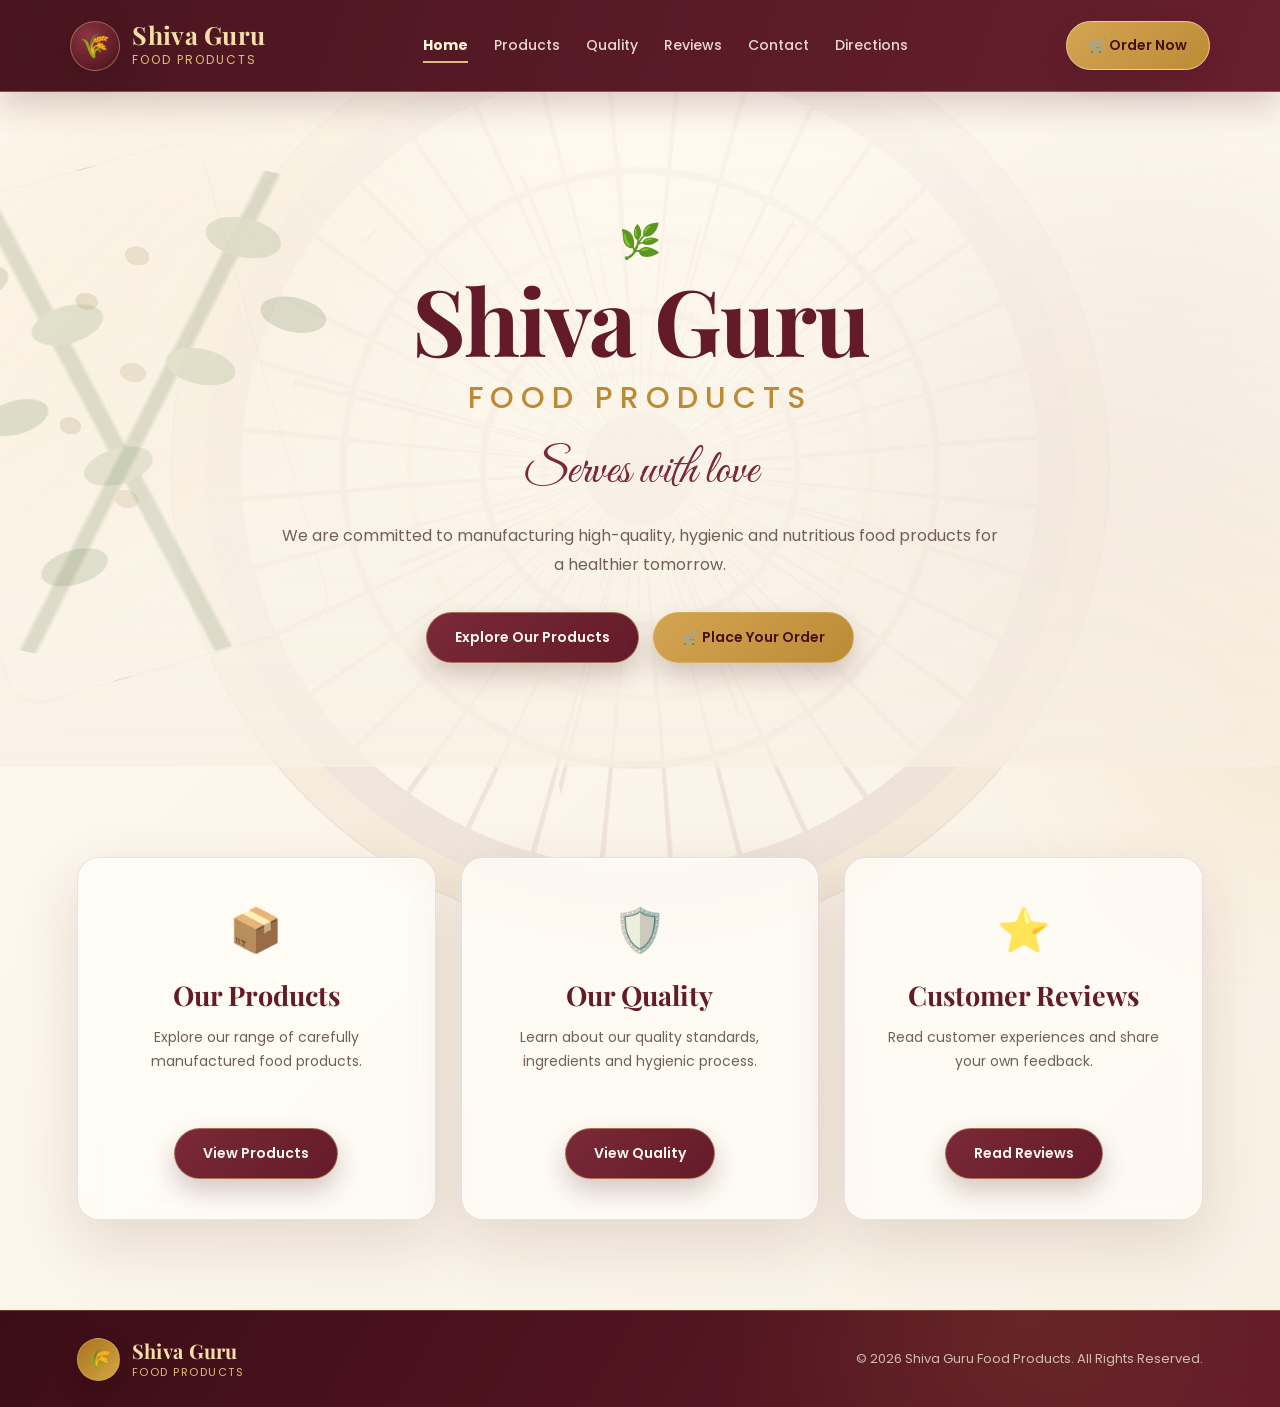
<file: index.html>
<!DOCTYPE html>
<html lang="en">
<head>
  <meta charset="UTF-8">
  <meta name="viewport" content="width=device-width, initial-scale=1.0">

  <title>Shiva Guru Food Products</title>

  <link
    href="https://fonts.googleapis.com/css2?family=Playfair+Display:wght@600;700;800&family=Poppins:wght@300;400;500;600;700&family=Great+Vibes&display=swap"
    rel="stylesheet"
  >

  <link rel="stylesheet" href="style.css">
</head>

<body>

  <!-- Decorative premium background -->
  <div class="mandala-background" aria-hidden="true">
    <div class="mandala-ring mandala-ring-one"></div>
    <div class="mandala-ring mandala-ring-two"></div>
    <div class="mandala-ring mandala-ring-three"></div>
  </div>
  <div class="golden-glow golden-glow-left" aria-hidden="true"></div>
  <div class="golden-glow golden-glow-right" aria-hidden="true"></div>

  <div class="bg-line factory"></div>
  <div class="bg-line jar"></div>
  <div class="bg-line wheat"></div>

  <header class="navbar">
    <a href="index.html" class="brand">
      <div class="logo">🌾</div>

      <div>
        <h2>Shiva Guru</h2>
        <p>Food Products</p>
      </div>
    </a>

    <nav>
      <a href="index.html" class="active">Home</a>
      <a href="products.html">Products</a>
      <a href="quality.html">Quality</a>
      <a href="reviews.html">Reviews</a>
      <a href="contact.html">Contact</a>
      <a href="directions.html">Directions</a>
    </nav>

    <a href="products.html#order" class="nav-btn">
      🛒 Order Now
    </a>
  </header>

  <main>
    <section class="hero">
      <div class="hero-content">
        <div class="small-icon">🌿</div>

        <h1>Shiva Guru</h1>
        <h3>Food Products</h3>

        <p class="slogan">Serves with love</p>

        <p class="hero-text">
          We are committed to manufacturing high-quality, hygienic and
          nutritious food products for a healthier tomorrow.
        </p>

        <div class="hero-buttons">
          <a href="products.html" class="main-btn">
            Explore Our Products
          </a>

          <a href="products.html#order" class="main-btn order-main-btn">
            🛒 Place Your Order
          </a>
        </div>
      </div>
    </section>

    <section class="home-navigation-section">
      <div class="home-navigation-grid">

        <article class="home-navigation-card">
          <span>📦</span>
          <h2>Our Products</h2>
          <p>
            Explore our range of carefully manufactured food products.
          </p>
          <a href="products.html" class="main-btn">View Products</a>
        </article>

        <article class="home-navigation-card">
          <span>🛡️</span>
          <h2>Our Quality</h2>
          <p>
            Learn about our quality standards, ingredients and hygienic process.
          </p>
          <a href="quality.html" class="main-btn">View Quality</a>
        </article>

        <article class="home-navigation-card">
          <span>⭐</span>
          <h2>Customer Reviews</h2>
          <p>
            Read customer experiences and share your own feedback.
          </p>
          <a href="reviews.html" class="main-btn">Read Reviews</a>
        </article>

      </div>
    </section>
  </main>

  <footer>
    <div class="footer-brand">
      <div class="logo">🌾</div>

      <div>
        <h3>Shiva Guru</h3>
        <p>Food Products</p>
      </div>
    </div>

    <p>© 2026 Shiva Guru Food Products. All Rights Reserved.</p>
  </footer>

  <script src="script.js"></script>
</body>
</html>
</file>
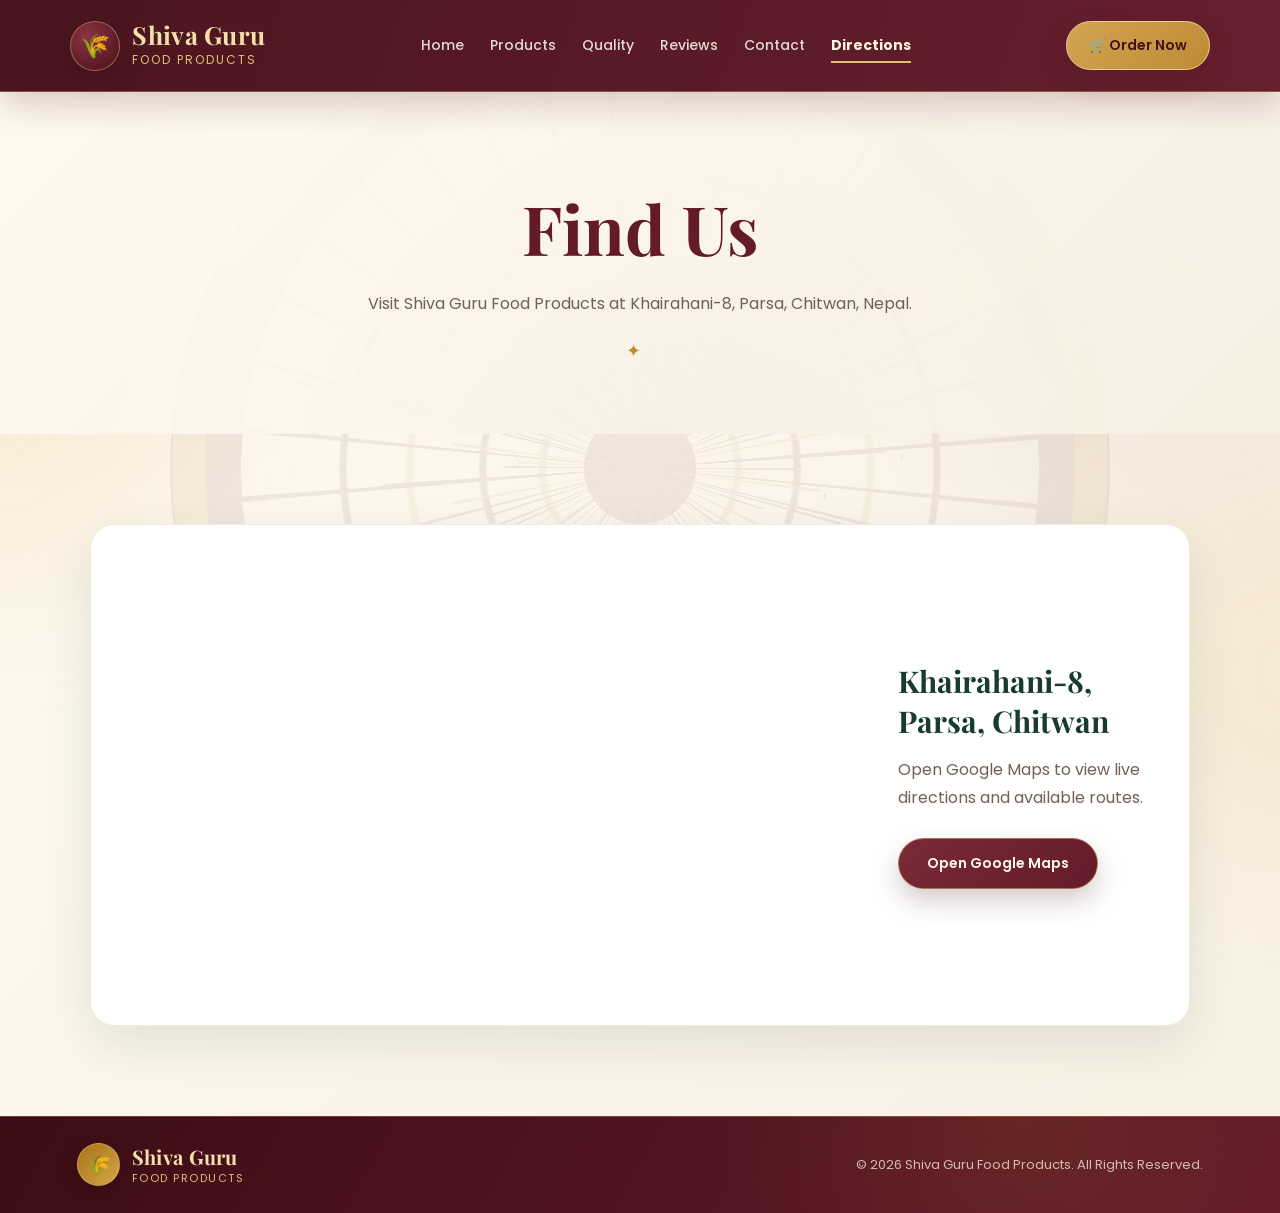
<file: directions.html>
<!DOCTYPE html>
<html lang="en">
<head>
  <meta charset="UTF-8">
  <meta name="viewport" content="width=device-width, initial-scale=1.0">

  <title>Directions | Shiva Guru Food Products</title>

  <link
    href="https://fonts.googleapis.com/css2?family=Playfair+Display:wght@600;700;800&family=Poppins:wght@300;400;500;600;700&family=Great+Vibes&display=swap"
    rel="stylesheet"
  >

  <link rel="stylesheet" href="style.css">
</head>

<body>

  <!-- Decorative premium background -->
  <div class="mandala-background" aria-hidden="true">
    <div class="mandala-ring mandala-ring-one"></div>
    <div class="mandala-ring mandala-ring-two"></div>
    <div class="mandala-ring mandala-ring-three"></div>
  </div>
  <div class="golden-glow golden-glow-left" aria-hidden="true"></div>
  <div class="golden-glow golden-glow-right" aria-hidden="true"></div>

  <header class="navbar">
    <a href="index.html" class="brand">
      <div class="logo">🌾</div>

      <div>
        <h2>Shiva Guru</h2>
        <p>Food Products</p>
      </div>
    </a>

    <nav>
      <a href="index.html">Home</a>
      <a href="products.html">Products</a>
      <a href="quality.html">Quality</a>
      <a href="reviews.html">Reviews</a>
      <a href="contact.html">Contact</a>
      <a href="directions.html" class="active">Directions</a>
    </nav>

    <a href="products.html#order" class="nav-btn">
      🛒 Order Now
    </a>
  </header>

  <main>
    <section class="page-hero">
      <h1>Find Us</h1>

      <p>
        Visit Shiva Guru Food Products at Khairahani-8, Parsa,
        Chitwan, Nepal.
      </p>
    </section>

    <section class="directions-section">
      <div class="map-card">

        <iframe
          title="Shiva Guru Food Products location"
          src="https://www.google.com/maps?q=Khairahani-8%2C%20Parsa%2C%20Chitwan%2C%20Nepal&output=embed"
          loading="lazy"
          allowfullscreen
        ></iframe>

        <div class="map-details">
          <h2>Khairahani-8, Parsa, Chitwan</h2>

          <p>
            Open Google Maps to view live directions and available routes.
          </p>

          <a
            class="main-btn"
            href="https://www.google.com/maps/search/?api=1&query=Khairahani-8%2C+Parsa%2C+Chitwan%2C+Nepal"
            target="_blank"
            rel="noopener noreferrer"
          >
            Open Google Maps
          </a>
        </div>

      </div>
    </section>
  </main>

  <footer>
    <div class="footer-brand">
      <div class="logo">🌾</div>

      <div>
        <h3>Shiva Guru</h3>
        <p>Food Products</p>
      </div>
    </div>

    <p>© 2026 Shiva Guru Food Products. All Rights Reserved.</p>
  </footer>

  <script src="script.js"></script>
</body>
</html>
</file>
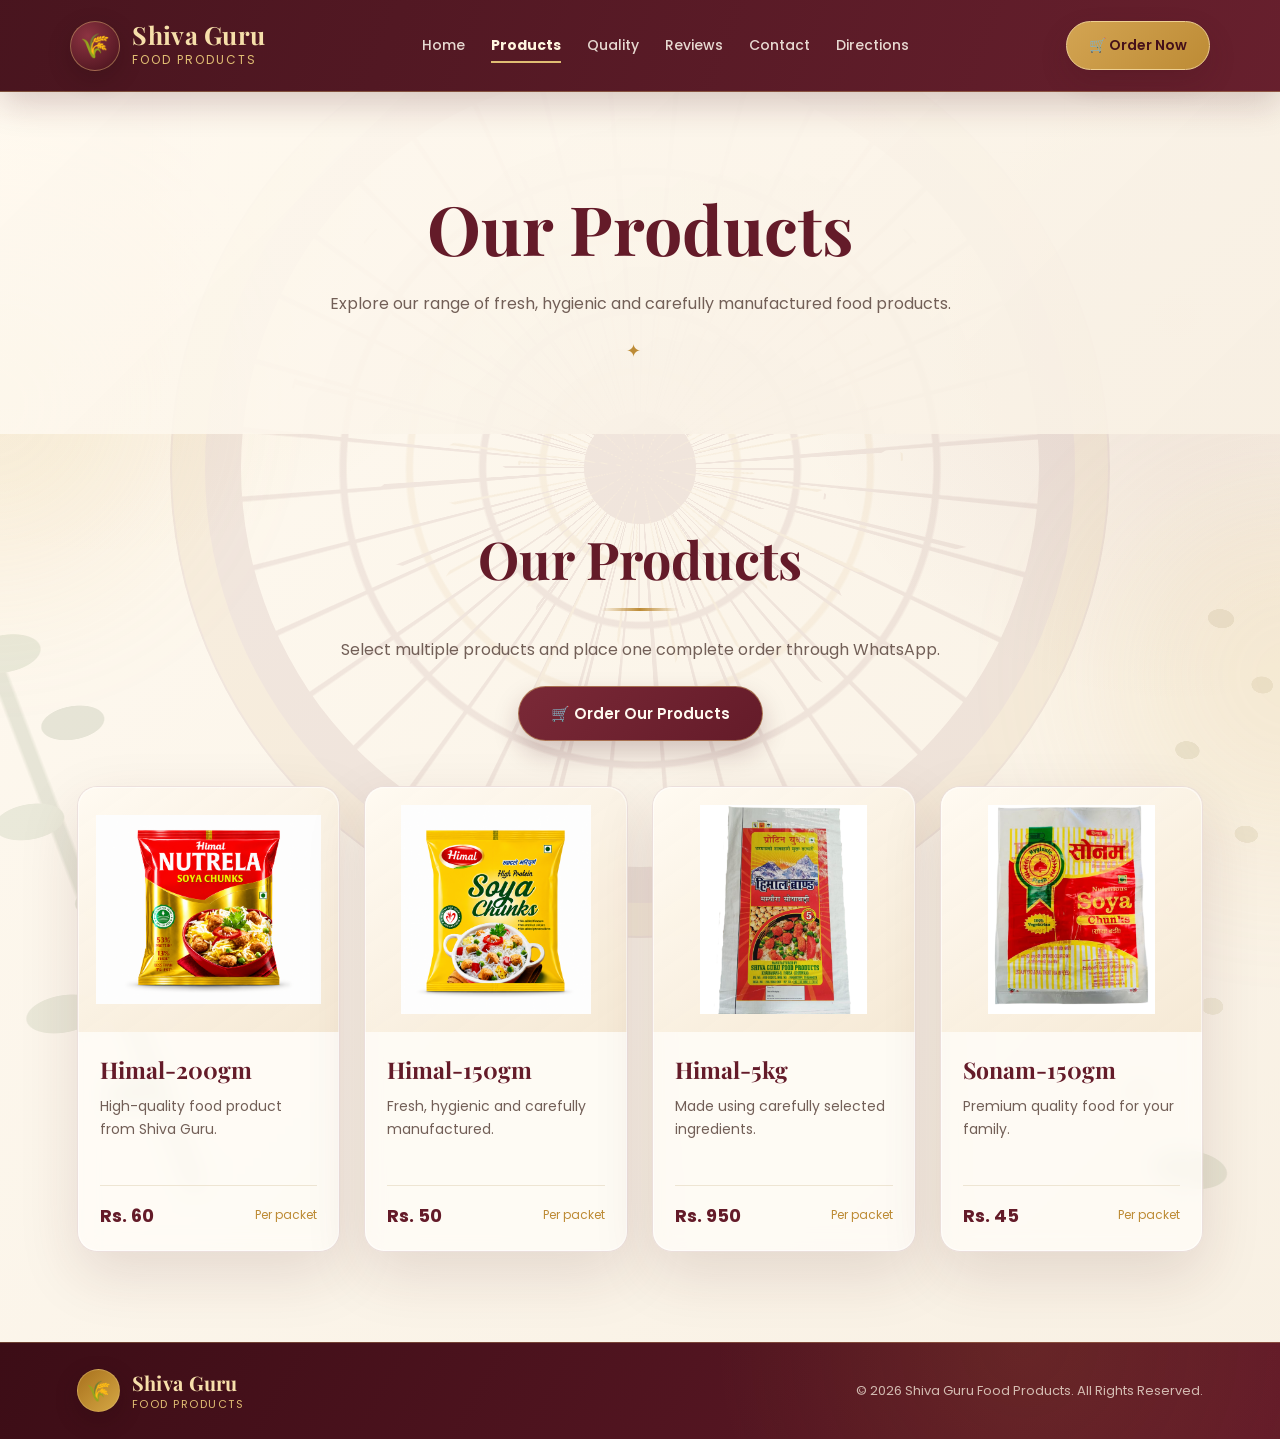
<file: products.html>
<!DOCTYPE html>
<html lang="en">
<head>
  <meta charset="UTF-8">
  <meta name="viewport" content="width=device-width, initial-scale=1.0">

  <title>Products | Shiva Guru Food Products</title>

  <link
    href="https://fonts.googleapis.com/css2?family=Playfair+Display:wght@600;700;800&family=Poppins:wght@300;400;500;600;700&family=Great+Vibes&display=swap"
    rel="stylesheet"
  >

  <link rel="stylesheet" href="style.css">
</head>

<body>

  <!-- Decorative premium background -->
  <div class="mandala-background" aria-hidden="true">
    <div class="mandala-ring mandala-ring-one"></div>
    <div class="mandala-ring mandala-ring-two"></div>
    <div class="mandala-ring mandala-ring-three"></div>
  </div>
  <div class="golden-glow golden-glow-left" aria-hidden="true"></div>
  <div class="golden-glow golden-glow-right" aria-hidden="true"></div>

  <div class="bg-line factory"></div>
  <div class="bg-line jar"></div>
  <div class="bg-line wheat"></div>

  <header class="navbar">
    <a href="index.html" class="brand">
      <div class="logo">🌾</div>

      <div>
        <h2>Shiva Guru</h2>
        <p>Food Products</p>
      </div>
    </a>

    <nav>
      <a href="index.html">Home</a>
      <a href="products.html" class="active">Products</a>
      <a href="quality.html">Quality</a>
      <a href="reviews.html">Reviews</a>
      <a href="contact.html">Contact</a>
      <a href="directions.html">Directions</a>
    </nav>

    <button class="nav-btn" type="button" onclick="openOrderModal()">
      🛒 Order Now
    </button>
  </header>

  <main>
    <section class="page-hero">
      <h1>Our Products</h1>

      <p>
        Explore our range of fresh, hygienic and carefully manufactured
        food products.
      </p>
    </section>

    <section class="products">
      <h2>Our Products</h2>

      <div class="divider"></div>

      <p class="section-description">
        Select multiple products and place one complete order through WhatsApp.
      </p>

      <button
        class="all-products-order-btn"
        type="button"
        onclick="openOrderModal()"
      >
        🛒 Order Our Products
      </button>

      <div class="product-grid" id="productGrid"></div>
    </section>
  </main>

  <footer>
    <div class="footer-brand">
      <div class="logo">🌾</div>

      <div>
        <h3>Shiva Guru</h3>
        <p>Food Products</p>
      </div>
    </div>

    <p>© 2026 Shiva Guru Food Products. All Rights Reserved.</p>
  </footer>

  <!-- Order modal -->
  <div class="modal" id="orderModal">
    <div class="modal-content combined-order-modal">

      <button
        class="close-btn"
        type="button"
        onclick="closeOrderModal()"
        aria-label="Close order form"
      >
        ×
      </button>

      <div class="order-heading">
        <h2>Place Your Order</h2>

        <p>
          Select products, enter your information and send the order on WhatsApp.
        </p>
      </div>

      <div class="order-layout">

        <div class="order-products-side">
          <h3>Select Products</h3>

          <div id="orderProductList" class="order-product-list"></div>
        </div>

        <div class="customer-details-side">
          <h3>Your Details</h3>

          <label for="customerName">Full Name</label>

          <input
            type="text"
            id="customerName"
            placeholder="Enter your full name"
          >

          <label for="customerPhone">Contact Number</label>

          <input
            type="tel"
            id="customerPhone"
            placeholder="Enter your contact number"
          >

          <label for="customerAddress">Delivery Address</label>

          <textarea
            id="customerAddress"
            placeholder="Enter your complete delivery address"
            rows="4"
          ></textarea>

          <label for="customerNote">Additional Note</label>

          <textarea
            id="customerNote"
            placeholder="Any special instructions"
            rows="3"
          ></textarea>

          <div class="order-summary">
            <div class="summary-row">
              <span>Selected items</span>
              <strong id="selectedItemsCount">0</strong>
            </div>

            <div class="summary-row total-row">
              <span>Total Price</span>
              <strong id="orderTotal">Rs. 0</strong>
            </div>
          </div>

          <button
            class="send-order-btn"
            type="button"
            onclick="sendCompleteOrder()"
          >
            Send Order on WhatsApp
          </button>

          <p class="order-warning" id="orderWarning"></p>
        </div>

      </div>
    </div>
  </div>

  <script src="script.js"></script>
</body>
</html>
</file>
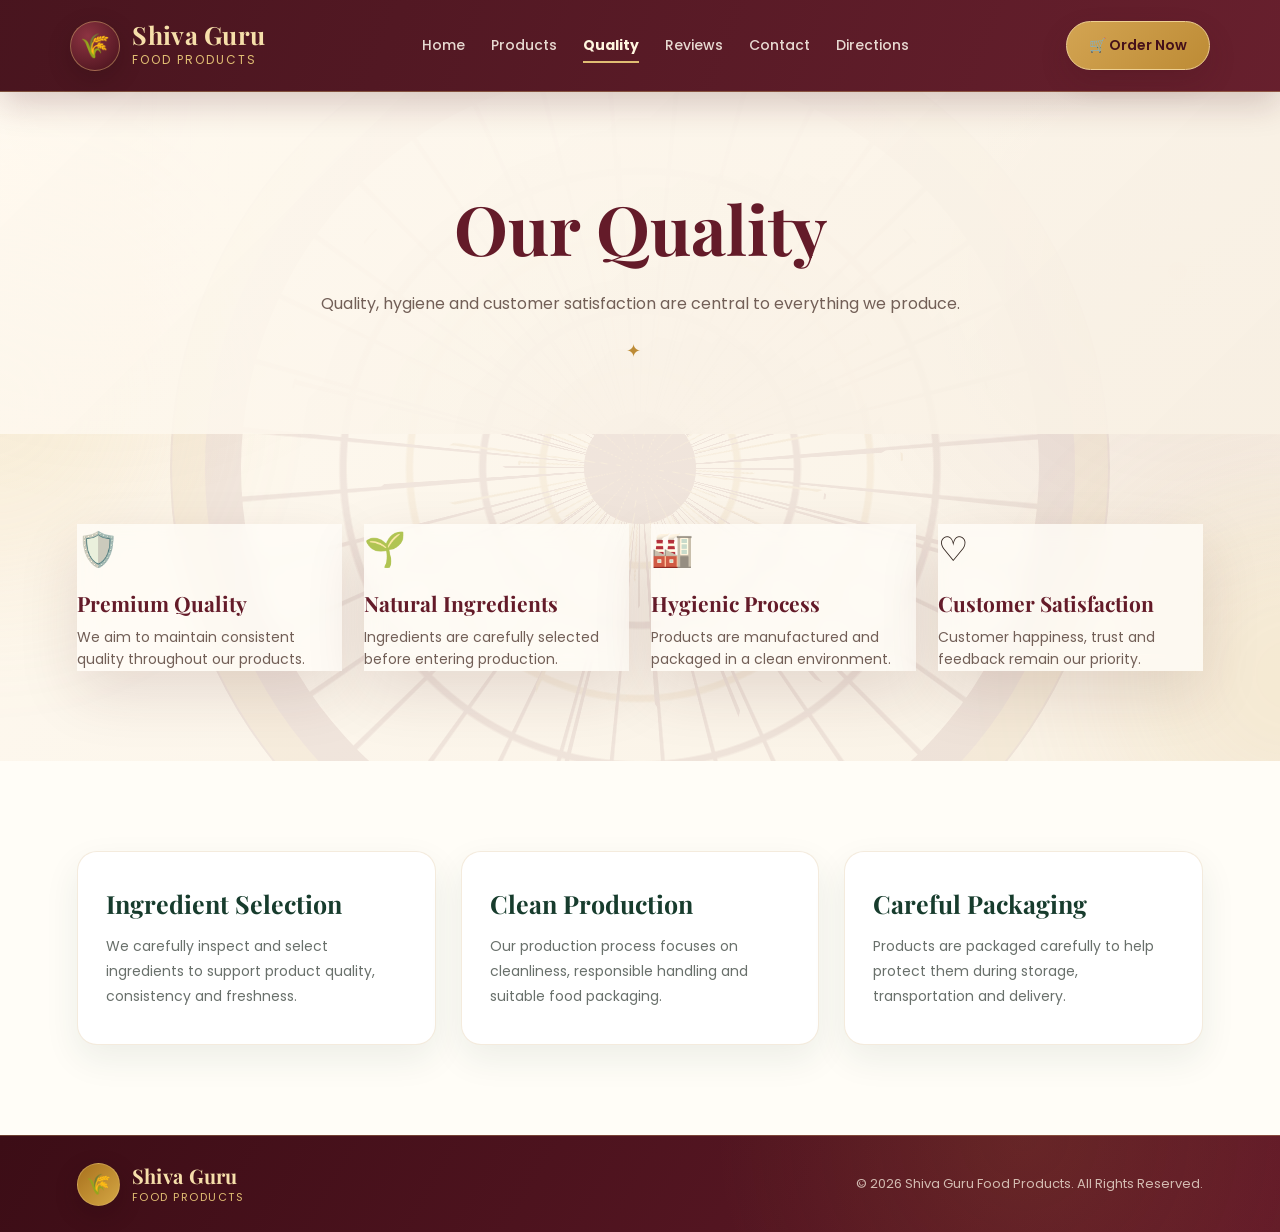
<file: quality.html>
<!DOCTYPE html>
<html lang="en">
<head>
  <meta charset="UTF-8">
  <meta name="viewport" content="width=device-width, initial-scale=1.0">

  <title>Quality | Shiva Guru Food Products</title>

  <link
    href="https://fonts.googleapis.com/css2?family=Playfair+Display:wght@600;700;800&family=Poppins:wght@300;400;500;600;700&family=Great+Vibes&display=swap"
    rel="stylesheet"
  >

  <link rel="stylesheet" href="style.css">
</head>

<body>

  <!-- Decorative premium background -->
  <div class="mandala-background" aria-hidden="true">
    <div class="mandala-ring mandala-ring-one"></div>
    <div class="mandala-ring mandala-ring-two"></div>
    <div class="mandala-ring mandala-ring-three"></div>
  </div>
  <div class="golden-glow golden-glow-left" aria-hidden="true"></div>
  <div class="golden-glow golden-glow-right" aria-hidden="true"></div>

  <header class="navbar">
    <a href="index.html" class="brand">
      <div class="logo">🌾</div>

      <div>
        <h2>Shiva Guru</h2>
        <p>Food Products</p>
      </div>
    </a>

    <nav>
      <a href="index.html">Home</a>
      <a href="products.html">Products</a>
      <a href="quality.html" class="active">Quality</a>
      <a href="reviews.html">Reviews</a>
      <a href="contact.html">Contact</a>
      <a href="directions.html">Directions</a>
    </nav>

    <a href="products.html#order" class="nav-btn">
      🛒 Order Now
    </a>
  </header>

  <main>
    <section class="page-hero">
      <h1>Our Quality</h1>

      <p>
        Quality, hygiene and customer satisfaction are central to everything
        we produce.
      </p>
    </section>

    <section class="quality quality-page">
      <div class="quality-box">

        <article>
          <span>🛡️</span>
          <h4>Premium Quality</h4>
          <p>
            We aim to maintain consistent quality throughout our products.
          </p>
        </article>

        <article>
          <span>🌱</span>
          <h4>Natural Ingredients</h4>
          <p>
            Ingredients are carefully selected before entering production.
          </p>
        </article>

        <article>
          <span>🏭</span>
          <h4>Hygienic Process</h4>
          <p>
            Products are manufactured and packaged in a clean environment.
          </p>
        </article>

        <article>
          <span>♡</span>
          <h4>Customer Satisfaction</h4>
          <p>
            Customer happiness, trust and feedback remain our priority.
          </p>
        </article>

      </div>
    </section>

    <section class="quality-information">
      <div class="quality-information-container">

        <article class="information-card">
          <h2>Ingredient Selection</h2>

          <p>
            We carefully inspect and select ingredients to support product
            quality, consistency and freshness.
          </p>
        </article>

        <article class="information-card">
          <h2>Clean Production</h2>

          <p>
            Our production process focuses on cleanliness, responsible handling
            and suitable food packaging.
          </p>
        </article>

        <article class="information-card">
          <h2>Careful Packaging</h2>

          <p>
            Products are packaged carefully to help protect them during storage,
            transportation and delivery.
          </p>
        </article>

      </div>
    </section>
  </main>

  <footer>
    <div class="footer-brand">
      <div class="logo">🌾</div>

      <div>
        <h3>Shiva Guru</h3>
        <p>Food Products</p>
      </div>
    </div>

    <p>© 2026 Shiva Guru Food Products. All Rights Reserved.</p>
  </footer>

  <script src="script.js"></script>
</body>
</html>
</file>
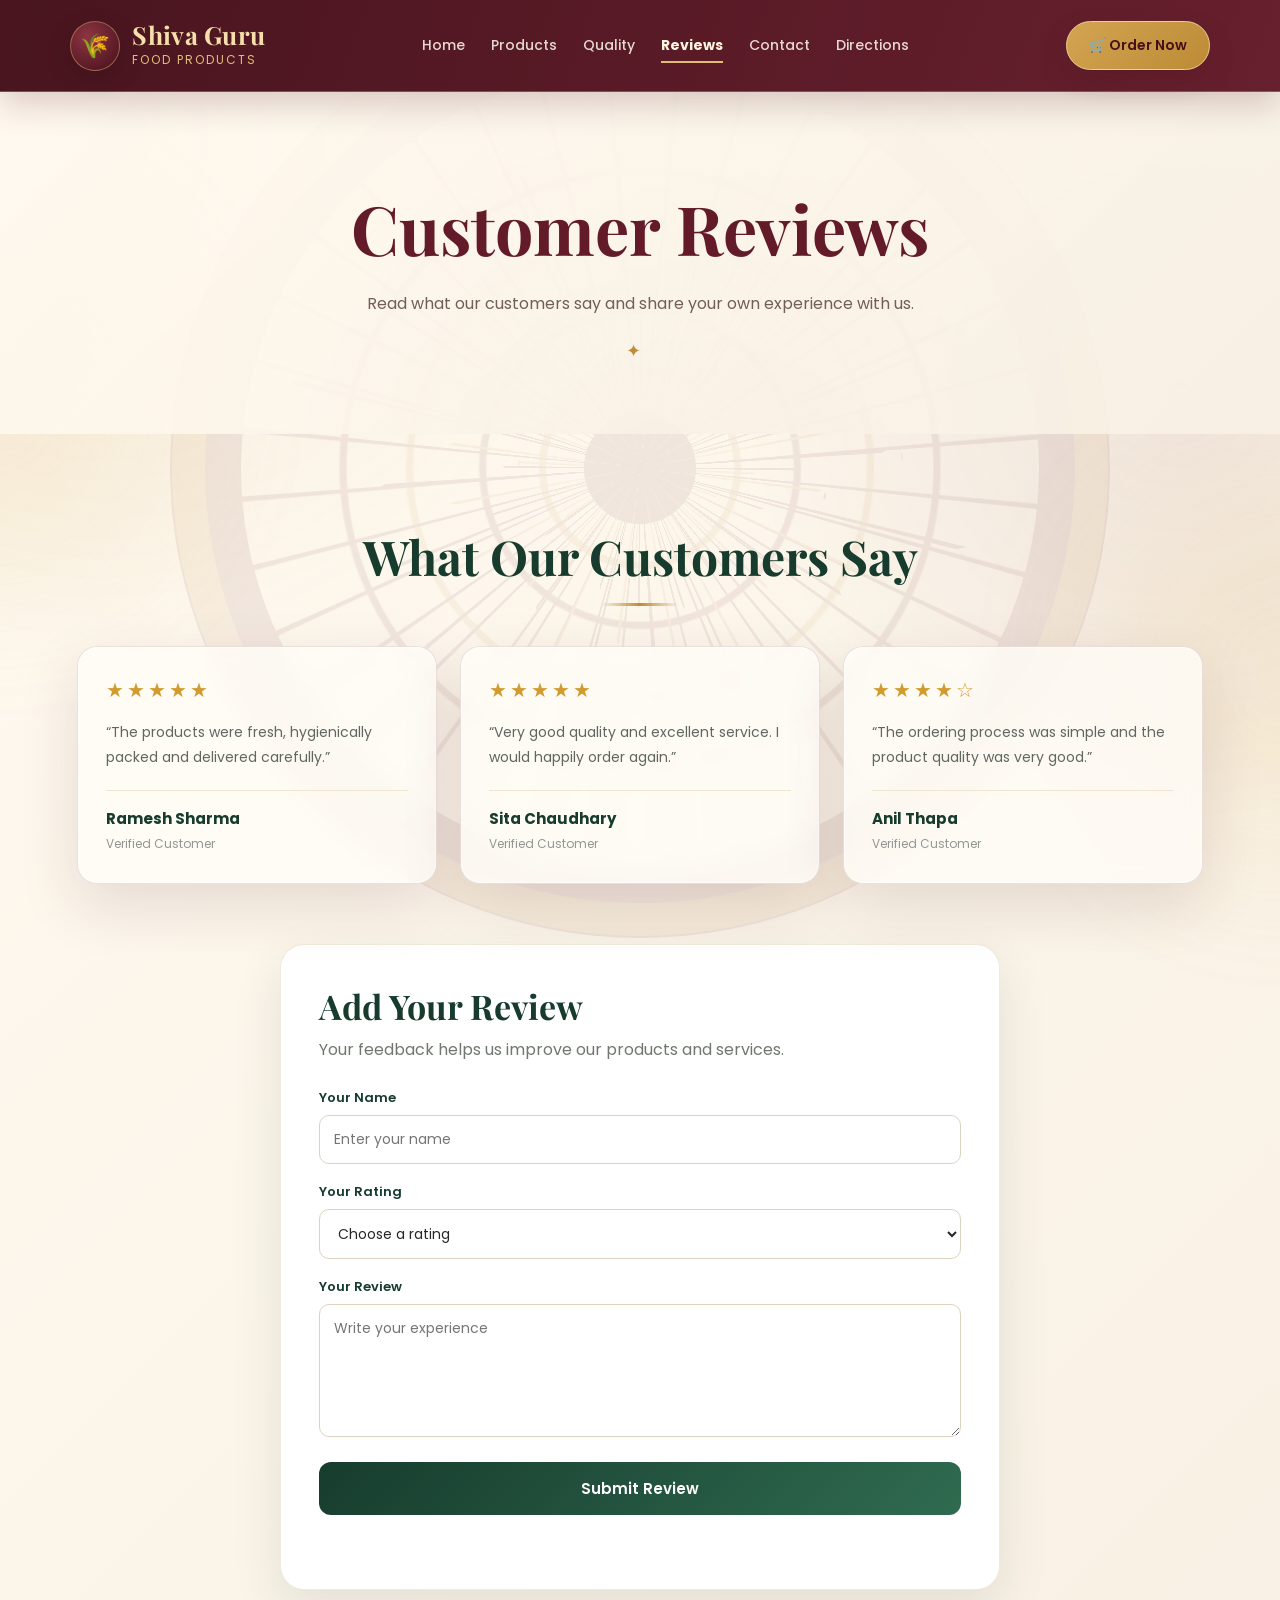
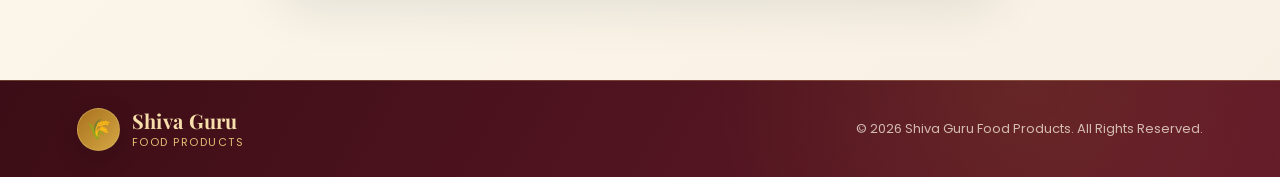
<file: reviews.html>
<!DOCTYPE html>
<html lang="en">
<head>
  <meta charset="UTF-8">
  <meta name="viewport" content="width=device-width, initial-scale=1.0">

  <title>Reviews | Shiva Guru Food Products</title>

  <link
    href="https://fonts.googleapis.com/css2?family=Playfair+Display:wght@600;700;800&family=Poppins:wght@300;400;500;600;700&family=Great+Vibes&display=swap"
    rel="stylesheet"
  >

  <link rel="stylesheet" href="style.css">
</head>

<body>

  <!-- Decorative premium background -->
  <div class="mandala-background" aria-hidden="true">
    <div class="mandala-ring mandala-ring-one"></div>
    <div class="mandala-ring mandala-ring-two"></div>
    <div class="mandala-ring mandala-ring-three"></div>
  </div>
  <div class="golden-glow golden-glow-left" aria-hidden="true"></div>
  <div class="golden-glow golden-glow-right" aria-hidden="true"></div>

  <header class="navbar">
    <a href="index.html" class="brand">
      <div class="logo">🌾</div>

      <div>
        <h2>Shiva Guru</h2>
        <p>Food Products</p>
      </div>
    </a>

    <nav>
      <a href="index.html">Home</a>
      <a href="products.html">Products</a>
      <a href="quality.html">Quality</a>
      <a href="reviews.html" class="active">Reviews</a>
      <a href="contact.html">Contact</a>
      <a href="directions.html">Directions</a>
    </nav>

    <a href="products.html#order" class="nav-btn">
      🛒 Order Now
    </a>
  </header>

  <main>
    <section class="page-hero">
      <h1>Customer Reviews</h1>

      <p>
        Read what our customers say and share your own experience with us.
      </p>
    </section>

    <section class="reviews-section">
      <div class="reviews-container">

        <div class="review-heading">
          <h2>What Our Customers Say</h2>
          <div class="divider"></div>
        </div>

        <div class="review-grid" id="reviewList"></div>

        <section class="review-form-card">
          <h2>Add Your Review</h2>

          <p>
            Your feedback helps us improve our products and services.
          </p>

          <form id="reviewForm">

            <label for="reviewName">Your Name</label>

            <input
              id="reviewName"
              type="text"
              maxlength="60"
              placeholder="Enter your name"
              required
            >

            <label for="reviewRating">Your Rating</label>

            <select id="reviewRating" required>
              <option value="">Choose a rating</option>
              <option value="5">5 – Excellent</option>
              <option value="4">4 – Very Good</option>
              <option value="3">3 – Good</option>
              <option value="2">2 – Fair</option>
              <option value="1">1 – Poor</option>
            </select>

            <label for="reviewText">Your Review</label>

            <textarea
              id="reviewText"
              rows="5"
              maxlength="500"
              placeholder="Write your experience"
              required
            ></textarea>

            <button class="review-submit" type="submit">
              Submit Review
            </button>

            <p class="review-message" id="reviewMessage"></p>
          </form>
        </section>

      </div>
    </section>
  </main>

  <footer>
    <div class="footer-brand">
      <div class="logo">🌾</div>

      <div>
        <h3>Shiva Guru</h3>
        <p>Food Products</p>
      </div>
    </div>

    <p>© 2026 Shiva Guru Food Products. All Rights Reserved.</p>
  </footer>

  <script src="script.js"></script>
</body>
</html>
</file>
<file: style.css>
/* =========================================================
   SHIVA GURU FOOD PRODUCTS
   COMPLETE WEBSITE STYLESHEET
========================================================= */

* {
  margin: 0;
  padding: 0;
  box-sizing: border-box;
}

html {
  scroll-behavior: smooth;
}

body {
  font-family: "Poppins", sans-serif;
  color: #2f352f;
  background: #fffdf7;
  overflow-x: hidden;
}

button,
input,
textarea {
  font-family: inherit;
}

button {
  border: none;
}

a {
  text-decoration: none;
}

img {
  max-width: 100%;
  display: block;
}

body.modal-open {
  overflow: hidden;
}

/* =========================================================
   DECORATIVE BACKGROUND
========================================================= */

.bg-line {
  position: fixed;
  z-index: -1;
  opacity: 0.045;
  pointer-events: none;
}

.bg-line.factory {
  top: 180px;
  left: -40px;
  width: 260px;
  height: 260px;
  border: 4px solid #173c2d;
  border-radius: 40% 60% 50% 40%;
  transform: rotate(20deg);
}

.bg-line.jar {
  right: -70px;
  top: 390px;
  width: 300px;
  height: 300px;
  border: 4px solid #b8842d;
  border-radius: 50%;
}

.bg-line.wheat {
  left: 35%;
  bottom: -110px;
  width: 380px;
  height: 380px;
  border: 4px solid #173c2d;
  border-radius: 50%;
}

/* =========================================================
   NAVBAR
========================================================= */

.navbar {
  position: sticky;
  top: 0;
  z-index: 1000;

  width: 100%;
  min-height: 88px;

  display: flex;
  align-items: center;
  justify-content: space-between;
  gap: 30px;

  padding: 14px 6%;

  background: rgba(255, 253, 247, 0.96);
  backdrop-filter: blur(12px);

  border-bottom: 1px solid rgba(184, 132, 45, 0.18);
  box-shadow: 0 8px 28px rgba(23, 60, 45, 0.06);
}

.brand {
  display: flex;
  align-items: center;
  gap: 12px;
  flex-shrink: 0;
}

.logo {
  width: 50px;
  height: 50px;

  display: flex;
  align-items: center;
  justify-content: center;

  border-radius: 50%;

  background: linear-gradient(135deg, #173c2d, #2f6b50);
  color: white;

  font-size: 24px;

  box-shadow: 0 8px 20px rgba(23, 60, 45, 0.2);
}

.brand h2 {
  font-family: "Playfair Display", serif;
  color: #173c2d;
  font-size: 25px;
  line-height: 1;
}

.brand p {
  margin-top: 4px;
  color: #a8711d;
  font-size: 12px;
  letter-spacing: 2px;
  text-transform: uppercase;
}

.navbar nav {
  display: flex;
  align-items: center;
  justify-content: center;
  gap: 26px;
}

.navbar nav a {
  position: relative;

  color: #36483f;
  font-size: 14px;
  font-weight: 500;

  transition: color 0.25s ease;
}

.navbar nav a::after {
  content: "";

  position: absolute;
  left: 0;
  bottom: -7px;

  width: 0;
  height: 2px;

  background: #b8842d;

  transition: width 0.25s ease;
}

.navbar nav a:hover {
  color: #a8711d;
}

.navbar nav a:hover::after {
  width: 100%;
}

.nav-btn {
  display: inline-flex;
  align-items: center;
  justify-content: center;
  gap: 8px;

  padding: 13px 22px;

  border-radius: 50px;

  background: linear-gradient(135deg, #a8711d, #d5a744);
  color: white;

  font-size: 14px;
  font-weight: 600;

  cursor: pointer;

  box-shadow: 0 9px 24px rgba(168, 113, 29, 0.22);

  transition:
    transform 0.25s ease,
    box-shadow 0.25s ease;
}

.nav-btn:hover {
  transform: translateY(-2px);
  box-shadow: 0 13px 30px rgba(168, 113, 29, 0.3);
}

/* =========================================================
   HERO SECTION
========================================================= */

.hero {
  position: relative;

  min-height: 660px;

  display: flex;
  align-items: center;
  justify-content: center;

  padding: 110px 20px 90px;

  text-align: center;

  background:
    linear-gradient(
      rgba(255, 253, 247, 0.88),
      rgba(255, 253, 247, 0.94)
    ),
    radial-gradient(circle at top left, #ecdfbe 0%, transparent 36%),
    radial-gradient(circle at bottom right, #d8eadf 0%, transparent 34%);
}

.hero::before {
  content: "";

  position: absolute;
  inset: 30px 5%;

  border: 1px solid rgba(184, 132, 45, 0.18);
  border-radius: 32px;

  pointer-events: none;
}

.hero-content {
  position: relative;
  z-index: 2;

  width: min(820px, 100%);
}

.small-icon {
  margin-bottom: 8px;
  font-size: 34px;
}

.hero h1 {
  font-family: "Playfair Display", serif;
  color: #173c2d;

  font-size: clamp(52px, 8vw, 92px);
  line-height: 0.95;
  letter-spacing: -2px;
}

.hero h3 {
  margin-top: 13px;

  color: #a8711d;

  font-size: clamp(18px, 3vw, 30px);
  font-weight: 500;
  letter-spacing: 7px;
  text-transform: uppercase;
}

.slogan {
  margin-top: 20px;

  font-family: "Great Vibes", cursive;
  color: #173c2d;

  font-size: clamp(30px, 5vw, 48px);
}

.hero-text {
  max-width: 720px;

  margin: 20px auto 0;

  color: #606860;

  font-size: 16px;
  line-height: 1.85;
}

.hero-buttons {
  display: flex;
  align-items: center;
  justify-content: center;
  flex-wrap: wrap;
  gap: 14px;

  margin-top: 32px;
}

.main-btn {
  display: inline-flex;
  align-items: center;
  justify-content: center;

  min-height: 50px;

  padding: 14px 28px;

  border-radius: 50px;

  background: linear-gradient(135deg, #a8711d, #d5a744);
  color: #ffffff;

  font-size: 14px;
  font-weight: 600;

  cursor: pointer;

  box-shadow: 0 10px 25px rgba(168, 113, 29, 0.22);

  transition:
    transform 0.25s ease,
    box-shadow 0.25s ease,
    background 0.25s ease;
}

.main-btn:hover {
  transform: translateY(-3px);
  box-shadow: 0 14px 32px rgba(168, 113, 29, 0.3);
}

.order-main-btn {
  background: linear-gradient(135deg, #173c2d, #2f6b50);
  box-shadow: 0 10px 25px rgba(23, 60, 45, 0.2);
}

/* =========================================================
   COMMON SECTION STYLES
========================================================= */

.products,
.quality,
.contact-section {
  padding: 90px 6%;
}

.products {
  background: #fffdf7;
}

.products > h2,
.contact-info h2,
.qr-box h2 {
  font-family: "Playfair Display", serif;
  color: #173c2d;
}

.products > h2 {
  text-align: center;
  font-size: clamp(34px, 5vw, 52px);
}

.divider {
  width: 78px;
  height: 3px;

  margin: 15px auto 25px;

  border-radius: 20px;

  background: linear-gradient(90deg, #a8711d, #d5a744);
}

.divider.small {
  width: 55px;
  margin: 12px 0 24px;
}

.section-description {
  max-width: 680px;

  margin: 0 auto 22px;

  color: #6d726d;

  text-align: center;
  line-height: 1.75;
}

.all-products-order-btn {
  display: block;

  margin: 0 auto 45px;
  padding: 15px 32px;

  border-radius: 50px;

  background: linear-gradient(135deg, #a8711d, #d5a744);
  color: white;

  font-size: 15px;
  font-weight: 600;

  cursor: pointer;

  box-shadow: 0 12px 28px rgba(168, 113, 29, 0.24);

  transition:
    transform 0.25s ease,
    box-shadow 0.25s ease;
}

.all-products-order-btn:hover {
  transform: translateY(-3px);
  box-shadow: 0 16px 36px rgba(168, 113, 29, 0.32);
}

/* =========================================================
   PRODUCT GRID
========================================================= */

.product-grid {
  width: min(1200px, 100%);

  margin: 0 auto;

  display: grid;
  grid-template-columns: repeat(4, minmax(0, 1fr));
  gap: 24px;
}

.product-card {
  overflow: hidden;

  border: 1px solid rgba(184, 132, 45, 0.14);
  border-radius: 20px;

  background: white;

  box-shadow: 0 10px 32px rgba(23, 60, 45, 0.08);

  transition:
    transform 0.3s ease,
    box-shadow 0.3s ease;
}

.product-card:hover {
  transform: translateY(-8px);
  box-shadow: 0 18px 42px rgba(23, 60, 45, 0.15);
}

.product-image-wrapper {
  width: 100%;
  height: 245px;

  overflow: hidden;

  background: linear-gradient(145deg, #f8f1df, #fffdf8);
}

.product-image {
  width: 100%;
  height: 100%;

  padding: 18px;

  object-fit: contain;

  transition: transform 0.35s ease;
}

.product-card:hover .product-image {
  transform: scale(1.05);
}

.product-card-content {
  padding: 22px;
}

.product-card-content h3 {
  margin-bottom: 10px;

  font-family: "Playfair Display", serif;
  color: #173c2d;

  font-size: 23px;
}

.product-card-content p {
  min-height: 72px;

  margin-bottom: 18px;

  color: #6d726d;

  font-size: 14px;
  line-height: 1.65;
}

.product-card-bottom {
  display: flex;
  align-items: center;
  justify-content: space-between;
  gap: 12px;

  padding-top: 16px;

  border-top: 1px solid #eee5d3;
}

.product-card-bottom strong {
  color: #a8711d;
  font-size: 18px;
}

.product-card-bottom span {
  color: #818681;
  font-size: 12px;
}

/* =========================================================
   QUALITY SECTION
========================================================= */

.quality {
  background: linear-gradient(135deg, #173c2d, #24523f);
}

.quality-box {
  width: min(1180px, 100%);

  margin: 0 auto;

  display: grid;
  grid-template-columns: repeat(4, 1fr);
  gap: 22px;
}

.quality-box > div {
  padding: 34px 22px;

  border: 1px solid rgba(255, 255, 255, 0.12);
  border-radius: 18px;

  background: rgba(255, 255, 255, 0.06);

  text-align: center;

  transition:
    transform 0.25s ease,
    background 0.25s ease;
}

.quality-box > div:hover {
  transform: translateY(-5px);
  background: rgba(255, 255, 255, 0.1);
}

.quality-box span {
  display: block;

  margin-bottom: 14px;

  font-size: 34px;
}

.quality-box h4 {
  margin-bottom: 9px;

  color: white;

  font-family: "Playfair Display", serif;
  font-size: 21px;
}

.quality-box p {
  color: rgba(255, 255, 255, 0.72);

  font-size: 14px;
  line-height: 1.6;
}

/* =========================================================
   CONTACT SECTION
========================================================= */

.contact-section {
  background:
    linear-gradient(rgba(255, 253, 247, 0.97), rgba(255, 253, 247, 0.97)),
    radial-gradient(circle at top right, #d8eadf, transparent 40%);
}

.contact-card {
  width: min(1100px, 100%);

  margin: 0 auto;

  display: grid;
  grid-template-columns: 1fr 0.85fr;
  gap: 35px;

  padding: 38px;

  border: 1px solid rgba(184, 132, 45, 0.17);
  border-radius: 24px;

  background: white;

  box-shadow: 0 18px 50px rgba(23, 60, 45, 0.1);
}

.contact-info,
.qr-box {
  padding: 12px;
}

.contact-info h2,
.qr-box h2 {
  font-size: 34px;
}

.contact-info p {
  display: flex;
  align-items: flex-start;
  gap: 12px;

  margin-bottom: 18px;

  color: #5d655f;

  font-size: 14px;
  line-height: 1.65;

  word-break: break-word;
}

.circle-icon {
  flex: 0 0 38px;

  width: 38px;
  height: 38px;

  display: inline-flex;
  align-items: center;
  justify-content: center;

  border-radius: 50%;

  background: #f2e7ce;
  color: #a8711d;
}

.direction-btn {
  display: inline-flex;
  align-items: center;
  justify-content: center;
  gap: 8px;

  margin-top: 10px;
  padding: 13px 24px;

  border-radius: 50px;

  background: #173c2d;
  color: white;

  font-size: 14px;
  font-weight: 600;

  transition:
    transform 0.25s ease,
    background 0.25s ease;
}

.direction-btn:hover {
  transform: translateY(-2px);
  background: #a8711d;
}

.qr-box {
  text-align: center;
}

.qr-box .divider.small {
  margin-left: auto;
  margin-right: auto;
}

.qr-box > p {
  margin-bottom: 20px;
  color: #6d726d;
}

.qr-box img {
  width: 180px;
  height: 180px;

  margin: 0 auto 24px;

  padding: 10px;

  border: 1px solid #eadfc9;
  border-radius: 14px;

  background: white;
}

/* =========================================================
   FOOTER
========================================================= */

footer {
  display: flex;
  align-items: center;
  justify-content: space-between;
  gap: 30px;

  padding: 26px 6%;

  background: #102d22;
  color: rgba(255, 255, 255, 0.72);
}

.footer-brand {
  display: flex;
  align-items: center;
  gap: 12px;
}

.footer-brand .logo {
  width: 43px;
  height: 43px;
  font-size: 20px;
  background: linear-gradient(135deg, #a8711d, #d5a744);
}

.footer-brand h3 {
  color: white;
  font-family: "Playfair Display", serif;
  font-size: 20px;
}

.footer-brand p {
  color: #dcb662;
  font-size: 11px;
  letter-spacing: 1.5px;
  text-transform: uppercase;
}

footer > p {
  font-size: 13px;
}

/* =========================================================
   ORDER MODAL
========================================================= */

.modal {
  position: fixed;
  inset: 0;
  z-index: 9999;

  display: none;
  align-items: center;
  justify-content: center;

  padding: 24px;

  background: rgba(8, 22, 16, 0.8);
  backdrop-filter: blur(7px);

  overflow-y: auto;
}

.modal.show {
  display: flex;
}

.combined-order-modal {
  position: relative;

  width: min(1150px, 100%);
  max-height: 92vh;

  padding: 34px;

  overflow-y: auto;

  border-radius: 24px;

  background: white;

  box-shadow: 0 30px 90px rgba(0, 0, 0, 0.34);

  animation: modalOpen 0.3s ease;
}

@keyframes modalOpen {
  from {
    opacity: 0;
    transform: translateY(25px) scale(0.98);
  }

  to {
    opacity: 1;
    transform: translateY(0) scale(1);
  }
}

.close-btn {
  position: absolute;
  top: 17px;
  right: 19px;

  width: 42px;
  height: 42px;

  border-radius: 50%;

  background: #f3ead8;
  color: #173c2d;

  font-size: 27px;
  line-height: 1;

  cursor: pointer;

  transition:
    background 0.25s ease,
    color 0.25s ease,
    transform 0.25s ease;
}

.close-btn:hover {
  background: #a8711d;
  color: white;
  transform: rotate(90deg);
}

.order-heading {
  margin-bottom: 28px;
  padding-right: 50px;
}

.order-heading h2 {
  margin-bottom: 8px;

  font-family: "Playfair Display", serif;
  color: #173c2d;

  font-size: clamp(30px, 4vw, 42px);
}

.order-heading p {
  color: #717871;
  line-height: 1.65;
}

.order-layout {
  display: grid;
  grid-template-columns: minmax(0, 1.25fr) minmax(320px, 0.75fr);
  gap: 28px;
}

.order-products-side,
.customer-details-side {
  padding: 24px;

  border: 1px solid #eee3cd;
  border-radius: 18px;

  background: #fffdf8;
}

.order-products-side h3,
.customer-details-side h3 {
  margin-bottom: 20px;

  font-family: "Playfair Display", serif;
  color: #173c2d;

  font-size: 25px;
}

/* =========================================================
   ORDER PRODUCT LIST
========================================================= */

.order-product-list {
  display: flex;
  flex-direction: column;
  gap: 15px;
}

.order-product-item {
  display: grid;
  grid-template-columns: 95px minmax(0, 1fr) auto;
  align-items: center;
  gap: 16px;

  padding: 15px;

  border: 1px solid #ede4d3;
  border-radius: 15px;

  background: white;
}

.order-product-image {
  width: 95px;
  height: 95px;

  padding: 7px;

  border-radius: 12px;

  background: #f8f2e5;

  object-fit: contain;
}

.order-product-information h4 {
  margin-bottom: 5px;

  color: #173c2d;
  font-size: 17px;
}

.order-product-information p {
  margin-bottom: 13px;

  color: #747a74;
  font-size: 13px;
}

.quantity-controller {
  display: inline-flex;
  align-items: center;

  overflow: hidden;

  border: 1px solid #d9c8a5;
  border-radius: 50px;

  background: white;
}

.quantity-button {
  width: 38px;
  height: 35px;

  background: transparent;
  color: #173c2d;

  font-size: 21px;
  font-weight: 600;

  cursor: pointer;

  transition:
    background 0.2s ease,
    color 0.2s ease;
}

.quantity-button:hover {
  background: #a8711d;
  color: white;
}

.quantity-number {
  min-width: 36px;

  color: #173c2d;

  text-align: center;
  font-size: 15px;
  font-weight: 600;
}

.product-subtotal {
  min-width: 105px;
  text-align: right;
}

.product-subtotal span {
  display: block;

  margin-bottom: 4px;

  color: #858b85;
  font-size: 11px;
}

.product-subtotal strong {
  color: #a8711d;
  font-size: 15px;
}

/* =========================================================
   CUSTOMER FORM
========================================================= */

.customer-details-side label {
  display: block;

  margin-bottom: 7px;

  color: #173c2d;
  font-size: 13px;
  font-weight: 600;
}

.customer-details-side input,
.customer-details-side textarea {
  width: 100%;

  margin-bottom: 17px;
  padding: 13px 14px;

  border: 1px solid #dcd2bf;
  border-radius: 10px;

  background: white;
  color: #252925;

  font-size: 14px;

  outline: none;

  transition:
    border-color 0.2s ease,
    box-shadow 0.2s ease;
}

.customer-details-side textarea {
  resize: vertical;
}

.customer-details-side input:focus,
.customer-details-side textarea:focus {
  border-color: #a8711d;
  box-shadow: 0 0 0 3px rgba(168, 113, 29, 0.12);
}

.order-summary {
  margin-top: 4px;
  padding: 17px;

  border-radius: 12px;

  background: #f3ead8;
}

.summary-row {
  display: flex;
  align-items: center;
  justify-content: space-between;

  color: #555d57;
  font-size: 14px;
}

.total-row {
  margin-top: 12px;
  padding-top: 12px;

  border-top: 1px solid #d6c39b;

  color: #173c2d;
  font-size: 18px;
}

.total-row strong {
  color: #a8711d;
  font-size: 22px;
}

.send-order-btn {
  width: 100%;

  margin-top: 17px;
  padding: 15px;

  border-radius: 12px;

  background: #25d366;
  color: white;

  font-size: 15px;
  font-weight: 600;

  cursor: pointer;

  box-shadow: 0 8px 20px rgba(37, 211, 102, 0.22);

  transition:
    transform 0.25s ease,
    background 0.25s ease;
}

.send-order-btn:hover {
  transform: translateY(-2px);
  background: #1dbd59;
}

.order-warning {
  min-height: 20px;

  margin-top: 12px;

  color: #c62828;

  text-align: center;
  font-size: 13px;
  font-weight: 500;
}

/* =========================================================
   TABLET RESPONSIVE
========================================================= */

@media (max-width: 1050px) {
  .navbar {
    flex-wrap: wrap;
    justify-content: center;
  }

  .brand {
    margin-right: auto;
  }

  .navbar nav {
    order: 3;
    width: 100%;
    padding-top: 8px;
  }

  .product-grid {
    grid-template-columns: repeat(2, minmax(0, 1fr));
  }

  .quality-box {
    grid-template-columns: repeat(2, 1fr);
  }

  .order-layout {
    grid-template-columns: 1fr;
  }
}

/* =========================================================
   MOBILE RESPONSIVE
========================================================= */

@media (max-width: 720px) {
  .navbar {
    padding: 13px 18px;
    gap: 14px;
  }

  .brand h2 {
    font-size: 21px;
  }

  .logo {
    width: 44px;
    height: 44px;
  }

  .nav-btn {
    padding: 11px 16px;
    font-size: 12px;
  }

  .navbar nav {
    justify-content: flex-start;
    gap: 18px;

    overflow-x: auto;

    padding-bottom: 4px;
  }

  .navbar nav a {
    flex-shrink: 0;
    font-size: 13px;
  }

  .hero {
    min-height: 600px;
    padding: 90px 20px 75px;
  }

  .hero::before {
    inset: 20px 13px;
  }

  .hero h1 {
    font-size: 55px;
  }

  .hero h3 {
    font-size: 17px;
    letter-spacing: 4px;
  }

  .hero-buttons {
    flex-direction: column;
  }

  .hero-buttons .main-btn {
    width: 100%;
    max-width: 290px;
  }

  .products,
  .quality,
  .contact-section {
    padding: 70px 18px;
  }

  .product-grid {
    grid-template-columns: 1fr;
  }

  .product-image-wrapper {
    height: 270px;
  }

  .quality-box {
    grid-template-columns: 1fr;
  }

  .contact-card {
    grid-template-columns: 1fr;
    padding: 22px;
  }

  .contact-info h2,
  .qr-box h2 {
    font-size: 29px;
  }

  footer {
    flex-direction: column;
    text-align: center;
  }

  .modal {
    align-items: flex-start;
    padding: 10px;
  }

  .combined-order-modal {
    margin: 10px 0;
    padding: 25px 15px;
    border-radius: 18px;
  }

  .order-products-side,
  .customer-details-side {
    padding: 16px;
  }

  .order-product-item {
    grid-template-columns: 72px minmax(0, 1fr);
    gap: 12px;
  }

  .order-product-image {
    width: 72px;
    height: 72px;
  }

  .product-subtotal {
    grid-column: 1 / -1;

    min-width: 0;
    padding-top: 11px;

    display: flex;
    align-items: center;
    justify-content: space-between;

    border-top: 1px solid #eee4d2;

    text-align: left;
  }

  .product-subtotal span {
    margin-bottom: 0;
  }
}

@media (max-width: 430px) {
  .brand p {
    letter-spacing: 1px;
  }

  .nav-btn {
    width: 100%;
  }

  .navbar nav {
    order: 2;
  }

  .product-card-content p {
    min-height: auto;
  }

  .order-product-item {
    grid-template-columns: 1fr;
    text-align: center;
  }

  .order-product-image {
    margin: 0 auto;
  }

  .quantity-controller {
    margin: 0 auto;
  }

  .product-subtotal {
    grid-column: auto;
  }
}
/* =========================================================
   RESTORE GREEN LEAVES AND NATURAL BACKGROUND TEXTURES
========================================================= */

/* Soft natural texture across the website */

body {
  position: relative;

  background-color: #fffdf7;

  background-image:
    radial-gradient(
      circle at 10% 15%,
      rgba(44, 107, 77, 0.07) 0,
      rgba(44, 107, 77, 0.07) 2px,
      transparent 3px
    ),
    radial-gradient(
      circle at 88% 32%,
      rgba(168, 113, 29, 0.06) 0,
      rgba(168, 113, 29, 0.06) 2px,
      transparent 3px
    );

  background-size: 85px 85px, 120px 120px;
}

/* Leaf decoration behind the hero section */

.hero {
  overflow: hidden;

  background:
    linear-gradient(
      rgba(255, 253, 247, 0.88),
      rgba(255, 253, 247, 0.96)
    ),
    radial-gradient(
      circle at 10% 20%,
      rgba(58, 126, 91, 0.15),
      transparent 32%
    ),
    radial-gradient(
      circle at 90% 75%,
      rgba(180, 137, 58, 0.14),
      transparent 34%
    );
}

/* Left leaf branch */

.hero::after {
  content: "";

  position: absolute;
  left: -45px;
  top: 105px;

  width: 255px;
  height: 430px;

  opacity: 0.22;

  background-image:
    radial-gradient(
      ellipse at center,
      #2f6b50 0%,
      #2f6b50 42%,
      transparent 44%
    ),
    radial-gradient(
      ellipse at center,
      #3f805f 0%,
      #3f805f 42%,
      transparent 44%
    ),
    radial-gradient(
      ellipse at center,
      #285d45 0%,
      #285d45 42%,
      transparent 44%
    ),
    radial-gradient(
      ellipse at center,
      #4c8a68 0%,
      #4c8a68 42%,
      transparent 44%
    );

  background-size:
    72px 42px,
    65px 38px,
    76px 44px,
    68px 40px;

  background-position:
    25px 40px,
    105px 125px,
    15px 215px,
    110px 305px;

  background-repeat: no-repeat;

  transform: rotate(-18deg);

  pointer-events: none;
}
/* =========================================================
   ORGANIC BACKGROUND DECORATIONS
   Leaves, beans, seeds and natural elements
========================================================= */

/* Make sections able to hold decorative items */
body,
.hero,
.products,
.contact-section {
  position: relative;
}

body {
  background-color: #fffdf6;
}

/* Keep real content above decorations */
.navbar,
.hero-content,
.products > *,
.quality,
.contact-card,
footer {
  position: relative;
  z-index: 3;
}

/* =========================================================
   HERO ORGANIC BACKGROUND
========================================================= */

.hero {
  overflow: hidden;

  background:
    radial-gradient(
      circle at 12% 25%,
      rgba(111, 135, 91, 0.12),
      transparent 28%
    ),
    radial-gradient(
      circle at 88% 70%,
      rgba(158, 142, 92, 0.11),
      transparent 30%
    ),
    linear-gradient(
      135deg,
      #fffdf7 0%,
      #fbf8ed 50%,
      #f6f8ed 100%
    );
}

/* Large leaf branch on left */

.hero::before {
  content: "";

  position: absolute;
  left: -60px;
  top: 80px;

  width: 330px;
  height: 500px;

  opacity: 0.2;

  background:
    radial-gradient(
      ellipse 65px 34px at 80px 80px,
      #7f9468 0 48%,
      transparent 50%
    ),
    radial-gradient(
      ellipse 75px 38px at 155px 145px,
      #82996d 0 48%,
      transparent 50%
    ),
    radial-gradient(
      ellipse 68px 34px at 80px 220px,
      #6f8760 0 48%,
      transparent 50%
    ),
    radial-gradient(
      ellipse 72px 36px at 165px 295px,
      #8da276 0 48%,
      transparent 50%
    ),
    radial-gradient(
      ellipse 70px 35px at 95px 380px,
      #748a63 0 48%,
      transparent 50%
    ),
    linear-gradient(
      78deg,
      transparent 47%,
      #718460 48%,
      #718460 51%,
      transparent 52%
    );

  transform: rotate(-16deg);

  pointer-events: none;
}

/* Right side beans and leaves */

.hero::after {
  content: "";

  position: absolute;
  right: -35px;
  top: 60px;

  width: 390px;
  height: 520px;

  opacity: 0.22;

  background:
    radial-gradient(
      ellipse 78px 40px at 250px 70px,
      #889b70 0 48%,
      transparent 50%
    ),
    radial-gradient(
      ellipse 68px 35px at 315px 135px,
      #71855f 0 48%,
      transparent 50%
    ),
    radial-gradient(
      ellipse 72px 36px at 235px 205px,
      #91a47a 0 48%,
      transparent 50%
    ),
    radial-gradient(
      ellipse 26px 20px at 150px 110px,
      #b3a172 0 46%,
      transparent 48%
    ),
    radial-gradient(
      ellipse 24px 18px at 110px 165px,
      #a89566 0 46%,
      transparent 48%
    ),
    radial-gradient(
      ellipse 28px 20px at 170px 225px,
      #b4a274 0 46%,
      transparent 48%
    ),
    radial-gradient(
      ellipse 23px 18px at 120px 290px,
      #a99669 0 46%,
      transparent 48%
    ),
    radial-gradient(
      ellipse 26px 19px at 190px 350px,
      #b6a677 0 46%,
      transparent 48%
    ),
    linear-gradient(
      105deg,
      transparent 48%,
      #748660 49%,
      #748660 51%,
      transparent 52%
    );

  transform: rotate(12deg);

  pointer-events: none;
}

/* =========================================================
   PRODUCTS SECTION BACKGROUND
========================================================= */

.products {
  overflow: hidden;

  background:
    radial-gradient(
      circle at 5% 20%,
      rgba(121, 145, 101, 0.1),
      transparent 22%
    ),
    radial-gradient(
      circle at 95% 75%,
      rgba(168, 150, 98, 0.09),
      transparent 25%
    ),
    #fffdf7;
}

/* Decorative leaves on left */

.products::before {
  content: "";

  position: absolute;
  left: -50px;
  top: 120px;

  width: 260px;
  height: 650px;

  opacity: 0.16;

  background:
    radial-gradient(
      ellipse 74px 38px at 95px 90px,
      #84996f 0 48%,
      transparent 50%
    ),
    radial-gradient(
      ellipse 65px 34px at 150px 170px,
      #70855f 0 48%,
      transparent 50%
    ),
    radial-gradient(
      ellipse 72px 36px at 90px 260px,
      #8ca078 0 48%,
      transparent 50%
    ),
    radial-gradient(
      ellipse 70px 34px at 155px 350px,
      #748963 0 48%,
      transparent 50%
    ),
    radial-gradient(
      ellipse 76px 38px at 90px 455px,
      #879b72 0 48%,
      transparent 50%
    ),
    radial-gradient(
      ellipse 68px 34px at 150px 545px,
      #738761 0 48%,
      transparent 50%
    ),
    linear-gradient(
      79deg,
      transparent 47%,
      #788c66 48%,
      #788c66 51%,
      transparent 52%
    );

  transform: rotate(-10deg);

  pointer-events: none;
}

/* Beans and seed pods on right */

.products::after {
  content: "";

  position: absolute;
  right: -35px;
  top: 90px;

  width: 290px;
  height: 700px;

  opacity: 0.17;

  background:
    radial-gradient(
      ellipse 28px 20px at 160px 90px,
      #ad9d70 0 46%,
      transparent 48%
    ),
    radial-gradient(
      ellipse 23px 18px at 210px 150px,
      #b8a778 0 46%,
      transparent 48%
    ),
    radial-gradient(
      ellipse 26px 19px at 145px 225px,
      #a8986d 0 46%,
      transparent 48%
    ),
    radial-gradient(
      ellipse 25px 18px at 215px 300px,
      #b2a174 0 46%,
      transparent 48%
    ),
    radial-gradient(
      ellipse 29px 21px at 150px 385px,
      #a7966a 0 46%,
      transparent 48%
    ),
    radial-gradient(
      ellipse 24px 18px at 205px 475px,
      #b9a979 0 46%,
      transparent 48%
    ),
    radial-gradient(
      ellipse 27px 20px at 145px 570px,
      #a99a6d 0 46%,
      transparent 48%
    ),
    radial-gradient(
      ellipse 78px 39px at 205px 640px,
      #879a72 0 48%,
      transparent 50%
    );

  transform: rotate(8deg);

  pointer-events: none;
}

/* =========================================================
   CONTACT SECTION ORGANIC DECOR
========================================================= */

.contact-section {
  overflow: hidden;

  background:
    radial-gradient(
      circle at 10% 15%,
      rgba(122, 144, 103, 0.1),
      transparent 25%
    ),
    radial-gradient(
      circle at 90% 80%,
      rgba(170, 151, 99, 0.08),
      transparent 28%
    ),
    #fbfaf3;
}

/* Left leaf cluster */

.contact-section::before {
  content: "";

  position: absolute;
  left: -25px;
  bottom: -15px;

  width: 260px;
  height: 330px;

  opacity: 0.18;

  background:
    radial-gradient(
      ellipse 78px 40px at 85px 210px,
      #7f946b 0 48%,
      transparent 50%
    ),
    radial-gradient(
      ellipse 68px 35px at 145px 145px,
      #6f865f 0 48%,
      transparent 50%
    ),
    radial-gradient(
      ellipse 76px 38px at 90px 80px,
      #8ca078 0 48%,
      transparent 50%
    ),
    linear-gradient(
      78deg,
      transparent 48%,
      #768a63 49%,
      #768a63 51%,
      transparent 52%
    );

  transform: rotate(-18deg);

  pointer-events: none;
}

/* Right side bean jar style dots */

.contact-section::after {
  content: "";

  position: absolute;
  right: -10px;
  top: 60px;

  width: 230px;
  height: 340px;

  opacity: 0.16;

  background:
    radial-gradient(
      ellipse 26px 20px at 95px 70px,
      #ae9d70 0 46%,
      transparent 48%
    ),
    radial-gradient(
      ellipse 23px 18px at 145px 105px,
      #b7a778 0 46%,
      transparent 48%
    ),
    radial-gradient(
      ellipse 27px 20px at 110px 155px,
      #a7966a 0 46%,
      transparent 48%
    ),
    radial-gradient(
      ellipse 24px 18px at 155px 210px,
      #b4a375 0 46%,
      transparent 48%
    ),
    radial-gradient(
      ellipse 28px 21px at 100px 270px,
      #aa996c 0 46%,
      transparent 48%
    ),
    radial-gradient(
      ellipse 72px 36px at 160px 315px,
      #82976d 0 48%,
      transparent 50%
    );

  transform: rotate(10deg);

  pointer-events: none;
}

/* =========================================================
   SMALL FLOATING ORGANIC DOTS
========================================================= */

.bg-line.factory,
.bg-line.jar,
.bg-line.wheat {
  border: none;
  border-radius: 0;
  opacity: 1;
}

.bg-line.factory {
  position: fixed;
  left: 4%;
  top: 24%;
  width: 160px;
  height: 160px;

  background:
    radial-gradient(
      ellipse 24px 18px at 30px 25px,
      rgba(151, 141, 95, 0.18) 0 46%,
      transparent 48%
    ),
    radial-gradient(
      ellipse 21px 16px at 90px 60px,
      rgba(130, 151, 108, 0.18) 0 46%,
      transparent 48%
    ),
    radial-gradient(
      ellipse 26px 19px at 120px 120px,
      rgba(169, 154, 100, 0.16) 0 46%,
      transparent 48%
    );

  pointer-events: none;
}

.bg-line.jar {
  position: fixed;
  right: 5%;
  top: 40%;
  width: 150px;
  height: 180px;

  background:
    radial-gradient(
      ellipse 22px 16px at 40px 40px,
      rgba(126, 147, 105, 0.16) 0 46%,
      transparent 48%
    ),
    radial-gradient(
      ellipse 26px 19px at 95px 90px,
      rgba(171, 154, 98, 0.17) 0 46%,
      transparent 48%
    ),
    radial-gradient(
      ellipse 20px 15px at 55px 145px,
      rgba(137, 155, 111, 0.15) 0 46%,
      transparent 48%
    );

  pointer-events: none;
}

.bg-line.wheat {
  position: fixed;
  left: 42%;
  bottom: 4%;
  width: 180px;
  height: 180px;

  background:
    radial-gradient(
      ellipse 20px 14px at 35px 35px,
      rgba(177, 159, 102, 0.14) 0 46%,
      transparent 48%
    ),
    radial-gradient(
      ellipse 24px 17px at 100px 70px,
      rgba(125, 147, 104, 0.14) 0 46%,
      transparent 48%
    ),
    radial-gradient(
      ellipse 21px 15px at 140px 135px,
      rgba(165, 149, 94, 0.13) 0 46%,
      transparent 48%
    );

  pointer-events: none;
}

/* =========================================================
   MOBILE ADJUSTMENTS
========================================================= */

@media (max-width: 720px) {
  .hero::before {
    left: -130px;
    top: 140px;
    transform: rotate(-16deg) scale(0.75);
    opacity: 0.14;
  }

  .hero::after {
    right: -150px;
    top: 100px;
    transform: rotate(12deg) scale(0.72);
    opacity: 0.14;
  }

  .products::before {
    left: -140px;
    transform: rotate(-10deg) scale(0.75);
  }

  .products::after {
    right: -150px;
    transform: rotate(8deg) scale(0.72);
  }

  .contact-section::before {
    left: -110px;
    transform: rotate(-18deg) scale(0.75);
  }

  .contact-section::after {
    right: -110px;
    transform: rotate(10deg) scale(0.75);
  }

  .bg-line.factory,
  .bg-line.jar,
  .bg-line.wheat {
    display: none;
  }
}
/* =========================================================
   MULTI-PAGE WEBSITE STYLES
========================================================= */

.brand {
  text-decoration: none;
}

.navbar nav a.active {
  color: #a8711d;
  font-weight: 700;
}

.navbar nav a.active::after {
  width: 100%;
}

a.nav-btn {
  text-decoration: none;
}

/* Page heading */

.page-hero {
  position: relative;
  min-height: 310px;

  display: flex;
  flex-direction: column;
  align-items: center;
  justify-content: center;

  padding: 90px 20px 70px;

  text-align: center;

  background:
    radial-gradient(
      circle at 12% 25%,
      rgba(111, 135, 91, 0.13),
      transparent 30%
    ),
    radial-gradient(
      circle at 88% 70%,
      rgba(168, 142, 74, 0.12),
      transparent 30%
    ),
    linear-gradient(135deg, #fffdf7, #f5f8ed);
}

.page-hero h1 {
  font-family: "Playfair Display", serif;
  color: #173c2d;

  font-size: clamp(42px, 7vw, 68px);
}

.page-hero p {
  max-width: 720px;

  margin-top: 17px;

  color: #626a64;

  font-size: 16px;
  line-height: 1.8;
}

/* Home page cards */

.home-navigation-section {
  padding: 90px 6%;

  background: #fffdf7;
}

.home-navigation-grid {
  width: min(1180px, 100%);

  margin: 0 auto;

  display: grid;
  grid-template-columns: repeat(3, minmax(0, 1fr));
  gap: 25px;
}

.home-navigation-card {
  padding: 40px 28px;

  border: 1px solid rgba(184, 132, 45, 0.16);
  border-radius: 22px;

  background: white;

  text-align: center;

  box-shadow: 0 14px 38px rgba(23, 60, 45, 0.08);

  transition:
    transform 0.3s ease,
    box-shadow 0.3s ease;
}

.home-navigation-card:hover {
  transform: translateY(-8px);
  box-shadow: 0 20px 48px rgba(23, 60, 45, 0.14);
}

.home-navigation-card > span {
  display: block;

  margin-bottom: 15px;

  font-size: 43px;
}

.home-navigation-card h2 {
  margin-bottom: 13px;

  font-family: "Playfair Display", serif;
  color: #173c2d;

  font-size: 27px;
}

.home-navigation-card p {
  min-height: 78px;

  margin-bottom: 24px;

  color: #6b726d;

  font-size: 14px;
  line-height: 1.7;
}

/* Quality page */

.quality-page {
  padding-top: 90px;
  padding-bottom: 90px;
}

.quality-information {
  padding: 90px 6%;

  background: #fffdf7;
}

.quality-information-container {
  width: min(1150px, 100%);

  margin: 0 auto;

  display: grid;
  grid-template-columns: repeat(3, minmax(0, 1fr));
  gap: 25px;
}

.information-card {
  padding: 35px 28px;

  border: 1px solid rgba(184, 132, 45, 0.16);
  border-radius: 20px;

  background: white;

  box-shadow: 0 14px 35px rgba(23, 60, 45, 0.08);
}

.information-card h2 {
  margin-bottom: 14px;

  font-family: "Playfair Display", serif;
  color: #173c2d;

  font-size: 25px;
}

.information-card p {
  color: #69706b;

  font-size: 14px;
  line-height: 1.8;
}

/* Reviews page */

.reviews-section {
  padding: 90px 6%;

  background:
    radial-gradient(
      circle at top left,
      rgba(117, 145, 98, 0.1),
      transparent 25%
    ),
    #fffdf7;
}

.reviews-container {
  width: min(1150px, 100%);

  margin: 0 auto;
}

.review-heading {
  margin-bottom: 40px;

  text-align: center;
}

.review-heading h2 {
  font-family: "Playfair Display", serif;
  color: #173c2d;

  font-size: clamp(32px, 5vw, 48px);
}

.review-grid {
  display: grid;
  grid-template-columns: repeat(3, minmax(0, 1fr));
  gap: 23px;

  margin-bottom: 60px;
}

.review-card {
  position: relative;

  padding: 28px;

  border: 1px solid rgba(184, 132, 45, 0.16);
  border-radius: 20px;

  background: white;

  box-shadow: 0 13px 35px rgba(23, 60, 45, 0.08);
}

.review-stars {
  margin-bottom: 15px;

  color: #d29b2f;

  font-size: 20px;
  letter-spacing: 3px;
}

.review-card blockquote {
  margin: 0 0 20px;

  color: #606761;

  font-size: 14px;
  line-height: 1.8;
}

.review-customer {
  padding-top: 16px;

  border-top: 1px solid #eee5d3;
}

.review-customer strong {
  display: block;

  color: #173c2d;
  font-size: 15px;
}

.review-customer span {
  color: #929792;
  font-size: 12px;
}

.review-form-card {
  width: min(720px, 100%);

  margin: 0 auto;
  padding: 38px;

  border: 1px solid rgba(184, 132, 45, 0.18);
  border-radius: 24px;

  background: white;

  box-shadow: 0 18px 50px rgba(23, 60, 45, 0.1);
}

.review-form-card h2 {
  margin-bottom: 8px;

  font-family: "Playfair Display", serif;
  color: #173c2d;

  font-size: 34px;
}

.review-form-card > p {
  margin-bottom: 26px;

  color: #707770;
}

.review-form-card label {
  display: block;

  margin: 0 0 7px;

  color: #173c2d;

  font-size: 13px;
  font-weight: 600;
}

.review-form-card input,
.review-form-card select,
.review-form-card textarea {
  width: 100%;

  margin-bottom: 18px;
  padding: 13px 14px;

  border: 1px solid #dcd2bf;
  border-radius: 10px;

  background: white;
  color: #252925;

  font-family: inherit;
  font-size: 14px;

  outline: none;
}

.review-form-card input:focus,
.review-form-card select:focus,
.review-form-card textarea:focus {
  border-color: #a8711d;
  box-shadow: 0 0 0 3px rgba(168, 113, 29, 0.12);
}

.review-form-card textarea {
  resize: vertical;
}

.review-submit {
  width: 100%;

  padding: 15px;

  border-radius: 12px;

  background: linear-gradient(135deg, #173c2d, #2f6b50);
  color: white;

  font-size: 15px;
  font-weight: 600;

  cursor: pointer;

  transition:
    transform 0.25s ease,
    box-shadow 0.25s ease;
}

.review-submit:hover {
  transform: translateY(-2px);
  box-shadow: 0 10px 25px rgba(23, 60, 45, 0.22);
}

.review-message {
  min-height: 22px;

  margin-top: 14px;

  color: #277447;

  text-align: center;

  font-size: 13px;
  font-weight: 600;
}

/* Directions page */

.directions-section {
  padding: 90px 6%;

  background: #fffdf7;
}

.map-card {
  width: min(1100px, 100%);

  margin: 0 auto;

  overflow: hidden;

  display: grid;
  grid-template-columns: 1.4fr 0.6fr;

  border: 1px solid rgba(184, 132, 45, 0.17);
  border-radius: 24px;

  background: white;

  box-shadow: 0 18px 50px rgba(23, 60, 45, 0.1);
}

.map-card iframe {
  width: 100%;
  min-height: 500px;

  border: 0;
}

.map-details {
  display: flex;
  flex-direction: column;
  align-items: flex-start;
  justify-content: center;

  padding: 38px;
}

.map-details h2 {
  margin-bottom: 15px;

  font-family: "Playfair Display", serif;
  color: #173c2d;

  font-size: 30px;
}

.map-details p {
  margin-bottom: 25px;

  color: #677068;

  line-height: 1.8;
}

/* Contact links */

.contact-info p a {
  color: #5d655f;
}

.contact-info p a:hover {
  color: #a8711d;
}

/* Tablet */

@media (max-width: 950px) {
  .home-navigation-grid,
  .quality-information-container {
    grid-template-columns: 1fr;
  }

  .review-grid {
    grid-template-columns: repeat(2, minmax(0, 1fr));
  }

  .map-card {
    grid-template-columns: 1fr;
  }

  .map-card iframe {
    min-height: 420px;
  }
}

/* Mobile */

@media (max-width: 650px) {
  .page-hero {
    min-height: 260px;
    padding: 70px 18px 55px;
  }

  .home-navigation-section,
  .quality-information,
  .reviews-section,
  .directions-section {
    padding: 65px 18px;
  }

  .review-grid {
    grid-template-columns: 1fr;
  }

  .review-form-card {
    padding: 25px 18px;
  }

  .map-details {
    padding: 28px 22px;
  }

  .map-card iframe {
    min-height: 350px;
  }
}
/* =========================================================
   2026 PREMIUM MAROON, CREAM & GOLD THEME
   Added without changing the website content or functionality
========================================================= */

:root {
  --sg-wine: #641b29;
  --sg-wine-dark: #45101a;
  --sg-wine-soft: #7a2937;
  --sg-cream: #f8f0e3;
  --sg-cream-light: #fffaf1;
  --sg-ivory: #fffdf8;
  --sg-gold: #bd8b35;
  --sg-gold-light: #e0bd73;
  --sg-ink: #2c1b17;
  --sg-muted: #725f57;
  --sg-line: rgba(100, 27, 41, 0.14);
  --sg-shadow: 0 22px 60px rgba(74, 28, 29, 0.13);
}

html {
  background: var(--sg-cream);
}

body {
  position: relative;
  isolation: isolate;
  color: var(--sg-ink);
  background:
    radial-gradient(circle at 8% 8%, rgba(189, 139, 53, 0.10), transparent 25%),
    radial-gradient(circle at 92% 22%, rgba(100, 27, 41, 0.08), transparent 24%),
    linear-gradient(135deg, var(--sg-cream-light), var(--sg-cream));
}

body::after {
  content: "";
  position: fixed;
  inset: 0;
  z-index: -8;
  pointer-events: none;
  opacity: 0.26;
  background-image:
    linear-gradient(rgba(83, 48, 35, 0.025) 1px, transparent 1px),
    linear-gradient(90deg, rgba(83, 48, 35, 0.02) 1px, transparent 1px);
  background-size: 38px 38px;
  mask-image: linear-gradient(to bottom, black, transparent 85%);
}

/* Slowly rotating mandala drawn entirely in CSS */
.mandala-background {
  position: fixed;
  top: 52%;
  left: 50%;
  z-index: -6;
  width: min(78vw, 940px);
  aspect-ratio: 1;
  transform: translate(-50%, -50%);
  border-radius: 50%;
  pointer-events: none;
  opacity: 0.075;
  color: var(--sg-wine);
  animation: sgMandalaSpin 150s linear infinite;
  background:
    repeating-conic-gradient(
      from 0deg,
      transparent 0deg 5deg,
      currentColor 5.3deg 5.8deg,
      transparent 6deg 10deg
    ),
    radial-gradient(
      circle,
      transparent 0 7%,
      currentColor 7.3% 7.8%,
      transparent 8.2% 14%,
      rgba(189, 139, 53, 0.95) 14.3% 15%,
      transparent 15.4% 23%,
      currentColor 23.3% 24%,
      transparent 24.4% 34%,
      rgba(189, 139, 53, 0.9) 34.3% 35%,
      transparent 35.4% 44%,
      currentColor 44.3% 45%,
      transparent 45.4% 50%
    );
  box-shadow:
    inset 0 0 0 2px currentColor,
    inset 0 0 0 34px transparent,
    inset 0 0 0 35px rgba(189, 139, 53, 0.8),
    inset 0 0 0 70px transparent,
    inset 0 0 0 71px currentColor;
}

.mandala-background::before,
.mandala-background::after,
.mandala-ring {
  content: "";
  position: absolute;
  inset: 12%;
  border: 2px solid currentColor;
  border-radius: 50%;
  background:
    repeating-conic-gradient(
      from 22.5deg,
      transparent 0deg 9deg,
      currentColor 9.2deg 9.8deg,
      transparent 10deg 18deg
    );
  clip-path: polygon(
    50% 0%, 58% 17%, 71% 5%, 72% 24%, 90% 15%, 83% 33%,
    100% 38%, 82% 49%, 96% 61%, 77% 65%, 85% 84%, 66% 76%,
    61% 96%, 50% 80%, 39% 96%, 34% 76%, 15% 84%, 23% 65%,
    4% 61%, 18% 49%, 0% 38%, 17% 33%, 10% 15%, 28% 24%,
    29% 5%, 42% 17%
  );
}

.mandala-background::after {
  inset: 22%;
  transform: rotate(11.25deg);
  color: var(--sg-gold);
}

.mandala-ring-one {
  inset: 30%;
  transform: rotate(22.5deg);
}

.mandala-ring-two {
  inset: 37%;
  color: var(--sg-gold);
  transform: rotate(-11.25deg);
}

.mandala-ring-three {
  inset: 44%;
  border-width: 4px;
  background: currentColor;
  border-radius: 50%;
  clip-path: none;
}

@keyframes sgMandalaSpin {
  to { transform: translate(-50%, -50%) rotate(360deg); }
}

.golden-glow {
  position: fixed;
  z-index: -7;
  width: 360px;
  height: 360px;
  border-radius: 50%;
  pointer-events: none;
  filter: blur(80px);
  opacity: 0.16;
  background: var(--sg-gold-light);
}

.golden-glow-left { left: -190px; top: 25%; }
.golden-glow-right { right: -190px; bottom: 5%; }

.bg-line { display: none; }

/* Header */
.navbar {
  min-height: 92px;
  padding: 13px 5.5%;
  background: linear-gradient(110deg, rgba(69, 16, 26, 0.98), rgba(100, 27, 41, 0.98));
  border-bottom: 1px solid rgba(224, 189, 115, 0.35);
  box-shadow: 0 12px 34px rgba(69, 16, 26, 0.2);
}

.logo {
  background: radial-gradient(circle at 35% 30%, #8d3442, var(--sg-wine-dark));
  color: var(--sg-gold-light);
  border: 1px solid rgba(224, 189, 115, 0.45);
  box-shadow: 0 8px 22px rgba(35, 7, 12, 0.26);
}

.brand h2,
.footer-brand h3 {
  color: #f6dfaa;
  letter-spacing: 0.3px;
}

.brand p,
.footer-brand p {
  color: var(--sg-gold-light);
}

.navbar nav a {
  color: rgba(255, 249, 237, 0.86);
}

.navbar nav a::after {
  background: var(--sg-gold-light);
}

.navbar nav a:hover,
.navbar nav a.active {
  color: #fff6df;
}

.navbar nav a.active::after {
  width: 100%;
}

.nav-btn,
.main-btn,
.all-products-order-btn {
  background: linear-gradient(135deg, var(--sg-wine-soft), var(--sg-wine));
  color: #fffaf0;
  border: 1px solid rgba(224, 189, 115, 0.5);
  box-shadow: 0 12px 26px rgba(69, 16, 26, 0.22);
}

.nav-btn {
  background: linear-gradient(135deg, #d3a452, var(--sg-gold));
  color: var(--sg-wine-dark);
  border-color: #edcf91;
}

.nav-btn:hover,
.main-btn:hover,
.all-products-order-btn:hover {
  box-shadow: 0 17px 34px rgba(69, 16, 26, 0.29);
}

.order-main-btn {
  background: linear-gradient(135deg, #d3a452, var(--sg-gold));
  color: var(--sg-wine-dark);
}

/* Hero */
.hero {
  min-height: 675px;
  background:
    linear-gradient(rgba(255, 250, 241, 0.67), rgba(248, 240, 227, 0.76)),
    radial-gradient(circle at 18% 20%, rgba(189, 139, 53, 0.13), transparent 31%),
    radial-gradient(circle at 85% 60%, rgba(100, 27, 41, 0.10), transparent 34%);
}

.hero::before {
  border-color: rgba(100, 27, 41, 0.16);
  box-shadow: inset 0 0 0 1px rgba(255, 255, 255, 0.65);
}

.small-icon { color: var(--sg-gold); }

.hero h1,
.page-hero h1,
.products > h2,
.contact-info h2,
.qr-box h2,
.home-navigation-card h2,
.quality h4,
.review-card h3,
.contact-card h2,
.directions-card h2,
.order-heading h2,
.order-layout h3 {
  color: var(--sg-wine);
}

.hero h3 {
  color: var(--sg-gold);
}

.slogan {
  color: var(--sg-wine-soft);
}

.hero-text,
.page-hero p,
.section-description,
.product-card-content p,
.home-navigation-card p,
.quality p,
.review-card p,
.contact-section p,
.directions-section p {
  color: var(--sg-muted);
}

/* Inner-page hero */
.page-hero {
  position: relative;
  overflow: hidden;
  background:
    linear-gradient(135deg, rgba(255, 250, 241, 0.88), rgba(248, 240, 227, 0.9)),
    radial-gradient(circle at 50% 110%, rgba(100, 27, 41, 0.12), transparent 48%);
  border-bottom-color: var(--sg-line);
}

.page-hero::after {
  content: "✦";
  display: block;
  margin-top: 18px;
  color: var(--sg-gold);
  font-size: 18px;
  letter-spacing: 14px;
}

.divider,
.mini-divider {
  background: linear-gradient(90deg, transparent, var(--sg-gold), transparent);
}

/* Cards and sections */
.products,
.home-navigation-section,
.contact-section,
.directions-section,
.reviews-section,
.quality-page {
  background: transparent;
}

.home-navigation-card,
.product-card,
.contact-card,
.directions-card,
.review-card,
.quality-box article,
.qr-box,
.contact-info {
  border-color: rgba(100, 27, 41, 0.12);
  background: rgba(255, 253, 248, 0.78);
  backdrop-filter: blur(10px);
  box-shadow: var(--sg-shadow);
}

.home-navigation-card:hover,
.product-card:hover,
.review-card:hover,
.quality-box article:hover {
  box-shadow: 0 30px 65px rgba(74, 28, 29, 0.18);
}

.product-image-wrapper,
.order-product-image,
.review-form,
.order-products-side,
.customer-details-side,
.order-summary {
  background: linear-gradient(145deg, rgba(255, 250, 241, 0.98), rgba(242, 226, 202, 0.72));
}

.product-card-content h3,
.order-product-information h4,
.product-card-bottom strong,
.product-subtotal strong,
.summary-row strong {
  color: var(--sg-wine);
}

.product-card-bottom span,
.product-subtotal span {
  color: var(--sg-gold);
}

.quality {
  background: linear-gradient(135deg, rgba(69, 16, 26, 0.98), rgba(100, 27, 41, 0.96));
}

.quality.quality-page {
  background: transparent;
}

.quality:not(.quality-page) h4,
.quality:not(.quality-page) p {
  color: #fff7e8;
}

.quality-box article span,
.home-navigation-card > span {
  filter: sepia(0.35) saturate(1.1);
}

/* Forms and modal */
input,
textarea,
.review-form input,
.review-form textarea,
.customer-details-side input,
.customer-details-side textarea {
  color: var(--sg-ink);
  background: rgba(255, 253, 248, 0.95);
  border-color: rgba(100, 27, 41, 0.18);
}

input:focus,
textarea:focus,
.review-form input:focus,
.review-form textarea:focus,
.customer-details-side input:focus,
.customer-details-side textarea:focus {
  border-color: var(--sg-gold);
  box-shadow: 0 0 0 3px rgba(189, 139, 53, 0.14);
}

.modal {
  background: rgba(42, 8, 14, 0.76);
}

.modal-content {
  background: var(--sg-cream-light);
  border: 1px solid rgba(224, 189, 115, 0.36);
}

.close-btn {
  color: var(--sg-wine);
  background: #f0dfc5;
}

.close-btn:hover {
  color: white;
  background: var(--sg-wine);
}

.quantity-controller {
  border-color: rgba(100, 27, 41, 0.2);
}

.quantity-button {
  color: var(--sg-wine);
}

.quantity-button:hover {
  color: #fff;
  background: var(--sg-wine);
}

.send-order-btn,
.submit-review-btn {
  background: linear-gradient(135deg, var(--sg-wine-soft), var(--sg-wine));
  border: 1px solid rgba(224, 189, 115, 0.42);
}

/* Footer */
footer {
  background:
    radial-gradient(circle at 80% 0%, rgba(189, 139, 53, 0.12), transparent 30%),
    linear-gradient(120deg, #3c0d16, #641b29);
  color: rgba(255, 247, 231, 0.76);
  border-top: 1px solid rgba(224, 189, 115, 0.28);
}

footer > p {
  color: rgba(255, 247, 231, 0.72);
}

/* Fine decorative touch on large cards */
.home-navigation-card::before,
.product-card::before,
.review-card::before,
.contact-card::before,
.directions-card::before {
  content: "";
  position: absolute;
  inset: 0;
  pointer-events: none;
  border-radius: inherit;
  box-shadow: inset 0 0 0 1px rgba(255, 255, 255, 0.55);
}

.home-navigation-card,
.product-card,
.review-card,
.contact-card,
.directions-card {
  position: relative;
}

@media (max-width: 1050px) {
  .navbar {
    gap: 18px;
    padding-inline: 3.5%;
  }

  .navbar nav {
    gap: 15px;
  }

  .navbar nav a {
    font-size: 12px;
  }
}

@media (max-width: 820px) {
  .mandala-background {
    width: 118vw;
    opacity: 0.055;
  }

  .navbar {
    justify-content: center;
    flex-wrap: wrap;
    padding: 14px 18px 17px;
  }

  .navbar nav {
    order: 3;
    width: 100%;
    justify-content: center;
    flex-wrap: wrap;
    gap: 12px 20px;
  }

  .navbar nav a {
    font-size: 12px;
  }
}

@media (max-width: 560px) {
  .mandala-background {
    width: 145vw;
    opacity: 0.045;
  }

  .navbar {
    position: relative;
  }

  .nav-btn {
    width: 100%;
    max-width: 250px;
  }

  .hero {
    padding-top: 82px;
  }

  .hero::before {
    inset: 18px 12px;
    border-radius: 24px;
  }

  .hero h1 {
    font-size: 54px;
  }

  .hero h3 {
    letter-spacing: 4px;
  }
}

@media (prefers-reduced-motion: reduce) {
  .mandala-background {
    animation: none;
  }

  *, *::before, *::after {
    scroll-behavior: auto !important;
    transition-duration: 0.01ms !important;
    animation-duration: 0.01ms !important;
    animation-iteration-count: 1 !important;
  }
}
</file>
